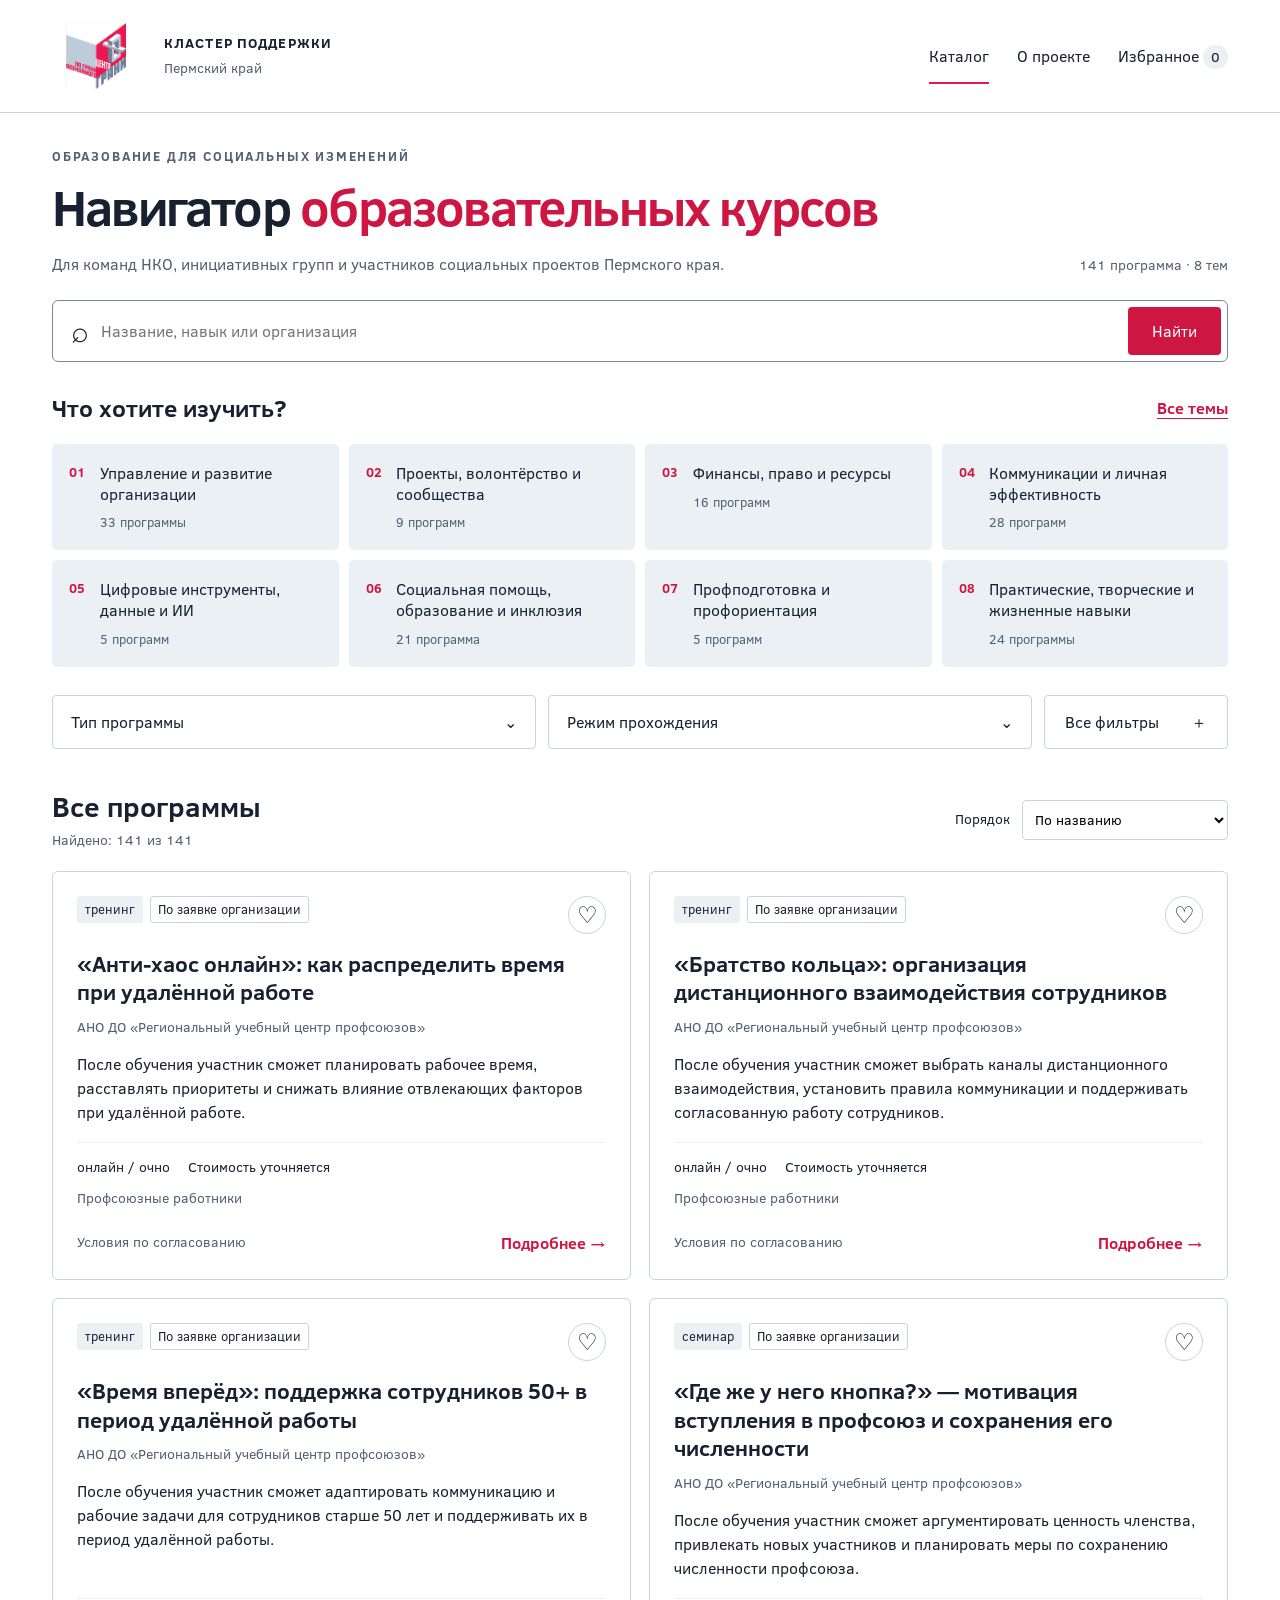
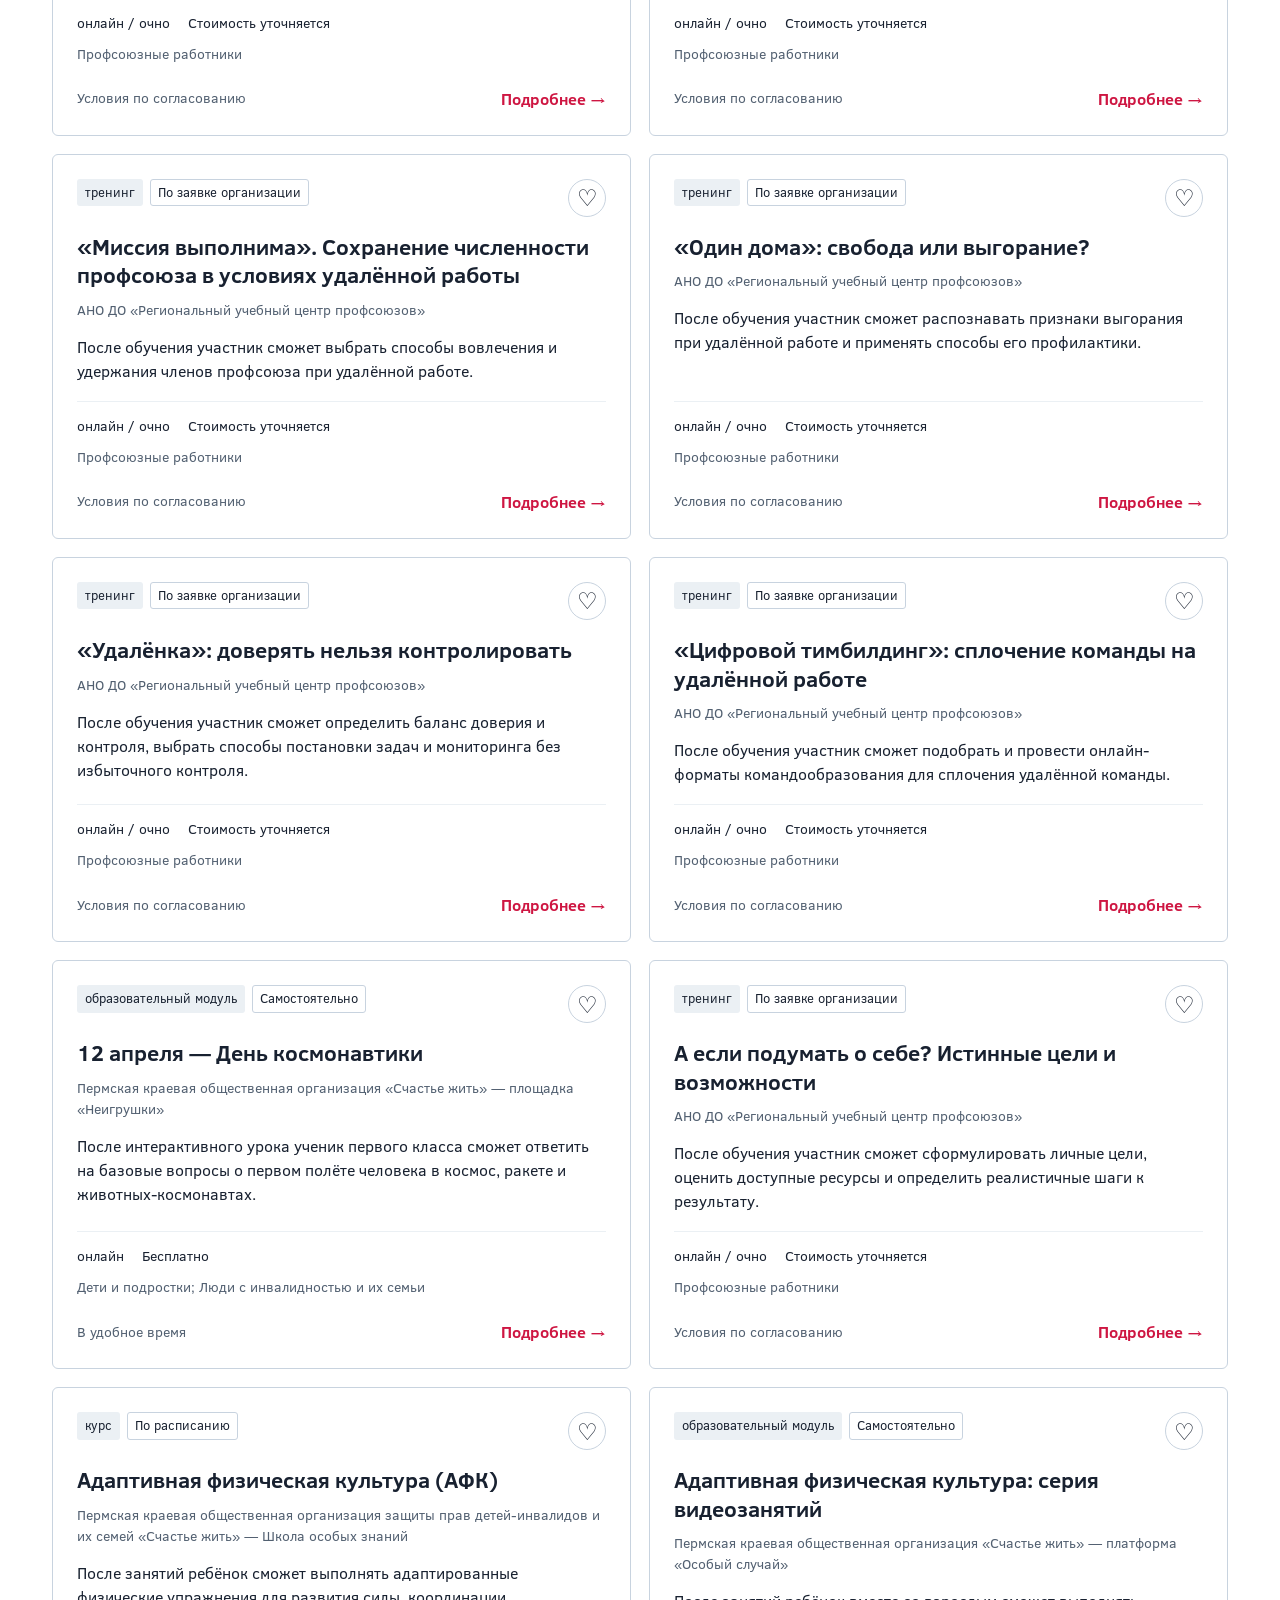
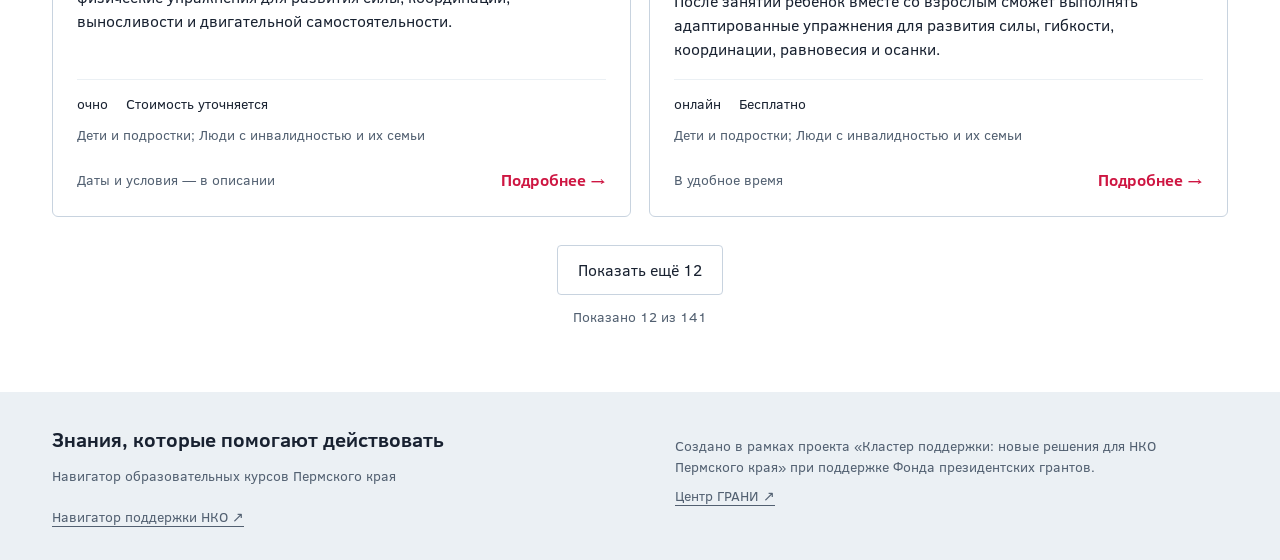
<file: index.html>
<!doctype html>
<html lang="ru"><head><meta charset="utf-8"><meta name="viewport" content="width=device-width, initial-scale=1"><meta name="description" content="Обучающие программы Пермского края: поиск по теме, типу программы, режиму прохождения, аудитории и стоимости."><title>Навигатор образовательных курсов Пермского края</title><link rel="icon" href="assets/favicon.svg" type="image/svg+xml"><link rel="stylesheet" href="assets/style.css"><script src="assets/app.js" defer></script></head>
<body><a class="skip" href="#main">Перейти к содержанию</a><header class="header"><div class="wrap header-inner"><a class="brand" href="index.html" aria-label="Навигатор — главная"><img src="assets/grani.png" width="72" height="79" alt="Центр ГРАНИ"><span>КЛАСТЕР ПОДДЕРЖКИ<span class="brand-sub">Пермский край</span></span></a><nav aria-label="Основная навигация"><a href="index.html" aria-current="page">Каталог</a><a href="about.html">О проекте</a><a href="index.html?favorites=1">Избранное <span class="fav-count">0</span></a></nav></div></header>
<main id="main" class="wrap"><section class="intro"><p class="eyebrow">ОБРАЗОВАНИЕ ДЛЯ СОЦИАЛЬНЫХ ИЗМЕНЕНИЙ</p><h1>Навигатор  <br><span>образовательных курсов</span></h1><div class="intro-bottom"><p>Для команд НКО, инициативных групп и участников социальных проектов Пермского края.</p><span class="total-label" id="total"></span></div><form id="search-form" class="search" role="search"><label class="sr-only" for="query">Название, навык или организация</label><span aria-hidden="true">⌕</span><input id="query" type="search" placeholder="Название, навык или организация" autocomplete="off"><button type="submit">Найти</button></form></section>
<section class="themes-section" aria-labelledby="themes-title"><div class="section-head"><h2 id="themes-title">Что хотите изучить?</h2><button id="all-topics" class="text-button" aria-pressed="true">Все темы</button></div><div id="topics" class="topics"></div></section>
<section id="catalog" class="catalog" aria-labelledby="catalog-title"><div class="filterbar"><div class="primary-filters" id="primary-filters"></div><button class="secondary-button" id="extra-toggle" aria-expanded="false" aria-controls="extra-filters">Все фильтры <span id="extra-count"></span><span aria-hidden="true">＋</span></button></div><div id="extra-filters" hidden><div class="extra-grid" id="extra-grid"></div><button class="primary apply-extra" id="apply-extra">Показать программы</button></div><div id="chips" class="chips"></div><div class="results-heading"><div><h2 id="catalog-title">Все программы</h2><p id="result-count" role="status" aria-live="polite" aria-atomic="true">Загружаем каталог…</p></div><div class="sort"><label for="sort">Порядок</label><select id="sort"><option value="title">По названию</option><option value="relevance">По соответствию запросу</option></select></div></div><p id="favorite-note" hidden>Сохранено в этом браузере на этом устройстве.</p><div id="results" class="cards"></div><div class="more-wrap"><button id="more" class="secondary-button" hidden>Показать ещё 12</button><span id="shown"></span></div></section></main>
<footer><div class="wrap footer-inner"><div><strong>Знания, которые помогают действовать</strong><p>Навигатор образовательных курсов Пермского края</p><a href="https://navigator-nko.ru/" target="_blank" rel="noopener noreferrer">Навигатор поддержки НКО ↗</a></div><p>Создано в рамках проекта «Кластер поддержки: новые решения для НКО Пермского края» при поддержке Фонда президентских грантов.<br><a href="https://grany-center.org/" target="_blank" rel="noopener noreferrer">Центр ГРАНИ ↗</a></p></div></footer><noscript><p class="wrap">Для поиска программ включите JavaScript в браузере.</p></noscript></body></html>
</file>
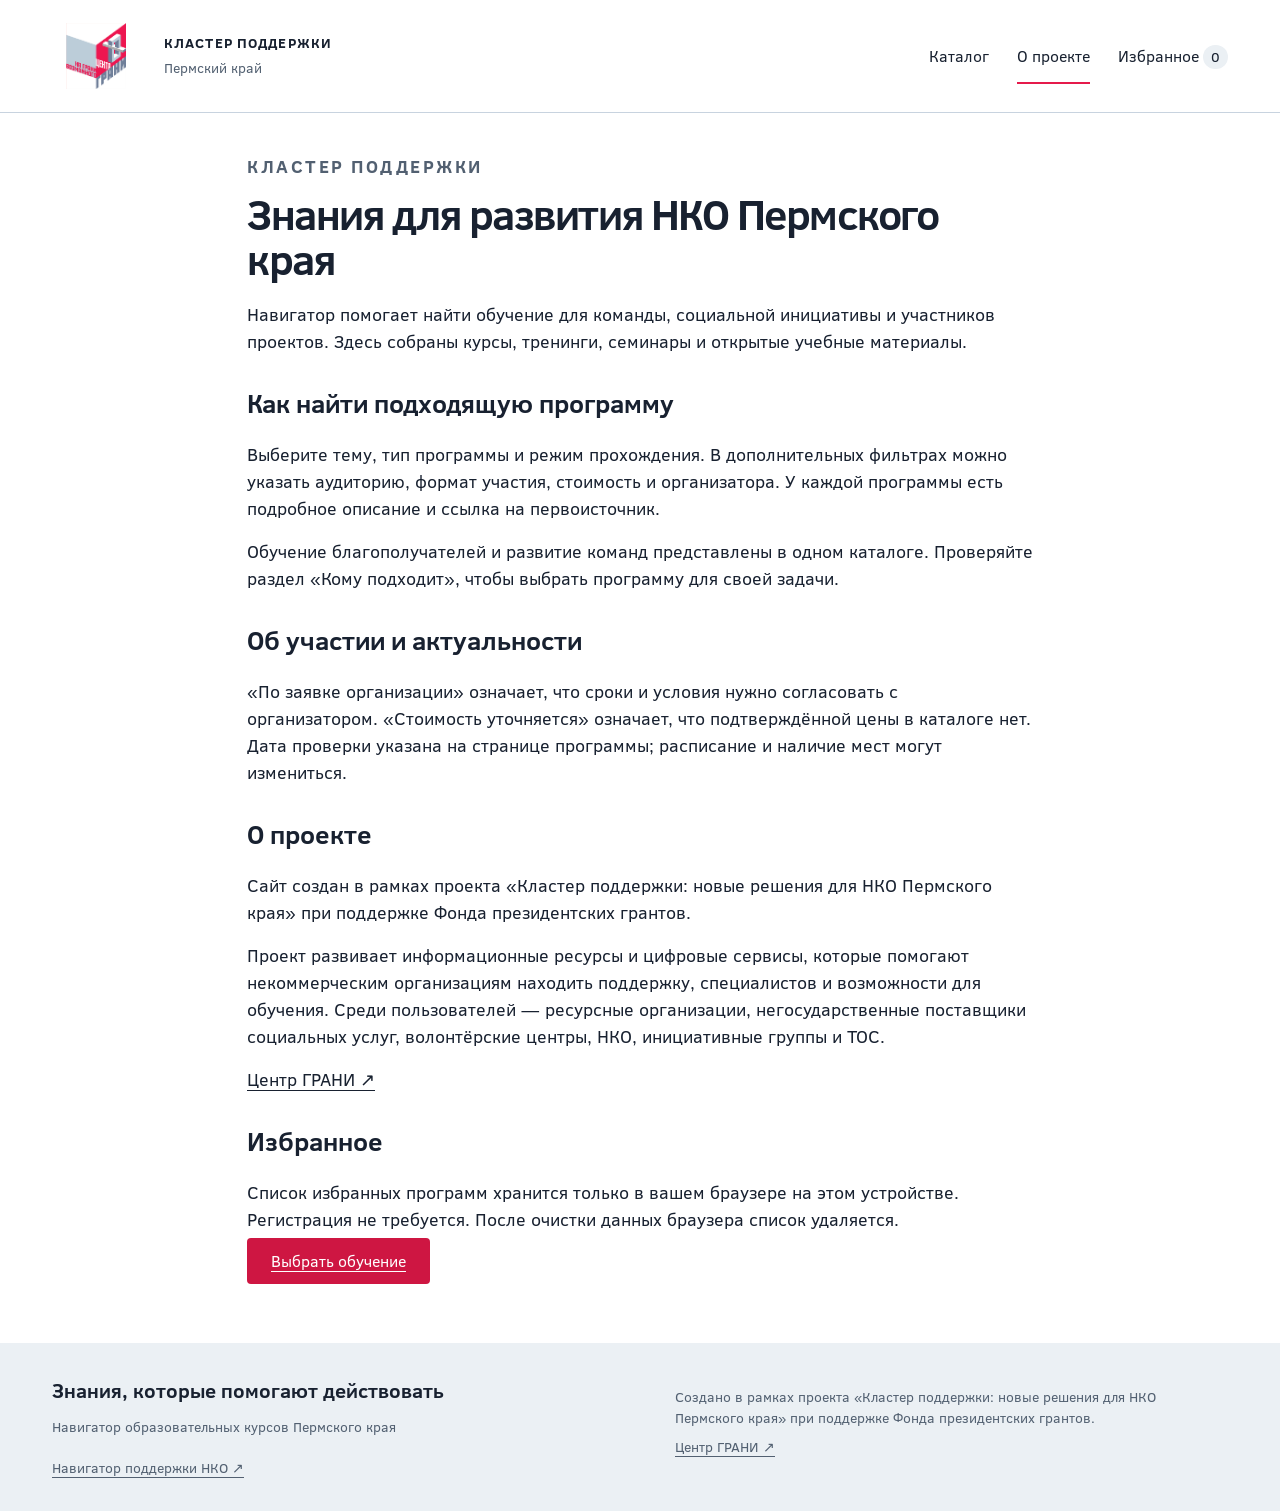
<file: about.html>
<!doctype html>
<html lang="ru"><head><meta charset="utf-8"><meta name="viewport" content="width=device-width, initial-scale=1"><meta name="description" content="Обучающие программы Пермского края: поиск по теме, типу программы, режиму прохождения, аудитории и стоимости."><title>О проекте — Навигатор образовательных курсов</title><link rel="icon" href="assets/favicon.svg" type="image/svg+xml"><link rel="stylesheet" href="assets/style.css"><script src="assets/app.js" defer></script></head>
<body><a class="skip" href="#main">Перейти к содержанию</a><header class="header"><div class="wrap header-inner"><a class="brand" href="index.html" aria-label="Навигатор — главная"><img src="assets/grani.png" width="72" height="79" alt="Центр ГРАНИ"><span>КЛАСТЕР ПОДДЕРЖКИ<span class="brand-sub">Пермский край</span></span></a><nav aria-label="Основная навигация"><a href="index.html">Каталог</a><a href="about.html" aria-current="page">О проекте</a><a href="index.html?favorites=1">Избранное <span class="fav-count">0</span></a></nav></div></header>
<main id="main" class="wrap about"><p class="eyebrow">КЛАСТЕР ПОДДЕРЖКИ</p><h1>Знания для развития НКО Пермского края</h1><p>Навигатор помогает найти обучение для команды, социальной инициативы и участников проектов. Здесь собраны курсы, тренинги, семинары и открытые учебные материалы.</p><h2>Как найти подходящую программу</h2><p>Выберите тему, тип программы и режим прохождения. В дополнительных фильтрах можно указать аудиторию, формат участия, стоимость и организатора. У каждой программы есть подробное описание и ссылка на первоисточник.</p><p>Обучение благополучателей и развитие команд представлены в одном каталоге. Проверяйте раздел «Кому подходит», чтобы выбрать программу для своей задачи.</p><h2>Об участии и актуальности</h2><p>«По заявке организации» означает, что сроки и условия нужно согласовать с организатором. «Стоимость уточняется» означает, что подтверждённой цены в каталоге нет. Дата проверки указана на странице программы; расписание и наличие мест могут измениться.</p><h2>О проекте</h2><p>Сайт создан в рамках проекта «Кластер поддержки: новые решения для НКО Пермского края» при поддержке Фонда президентских грантов.</p><p>Проект развивает информационные ресурсы и цифровые сервисы, которые помогают некоммерческим организациям находить поддержку, специалистов и возможности для обучения. Среди пользователей — ресурсные организации, негосударственные поставщики социальных услуг, волонтёрские центры, НКО, инициативные группы и ТОС.</p><p><a href="https://grany-center.org/" target="_blank" rel="noopener noreferrer">Центр ГРАНИ ↗</a></p><h2>Избранное</h2><p>Список избранных программ хранится только в вашем браузере на этом устройстве. Регистрация не требуется. После очистки данных браузера список удаляется.</p><a class="primary" href="index.html">Выбрать обучение</a></main><footer><div class="wrap footer-inner"><div><strong>Знания, которые помогают действовать</strong><p>Навигатор образовательных курсов Пермского края</p><a href="https://navigator-nko.ru/" target="_blank" rel="noopener noreferrer">Навигатор поддержки НКО ↗</a></div><p>Создано в рамках проекта «Кластер поддержки: новые решения для НКО Пермского края» при поддержке Фонда президентских грантов.<br><a href="https://grany-center.org/" target="_blank" rel="noopener noreferrer">Центр ГРАНИ ↗</a></p></div></footer><noscript><p class="wrap">Для поиска программ включите JavaScript в браузере.</p></noscript></body></html>
</file>
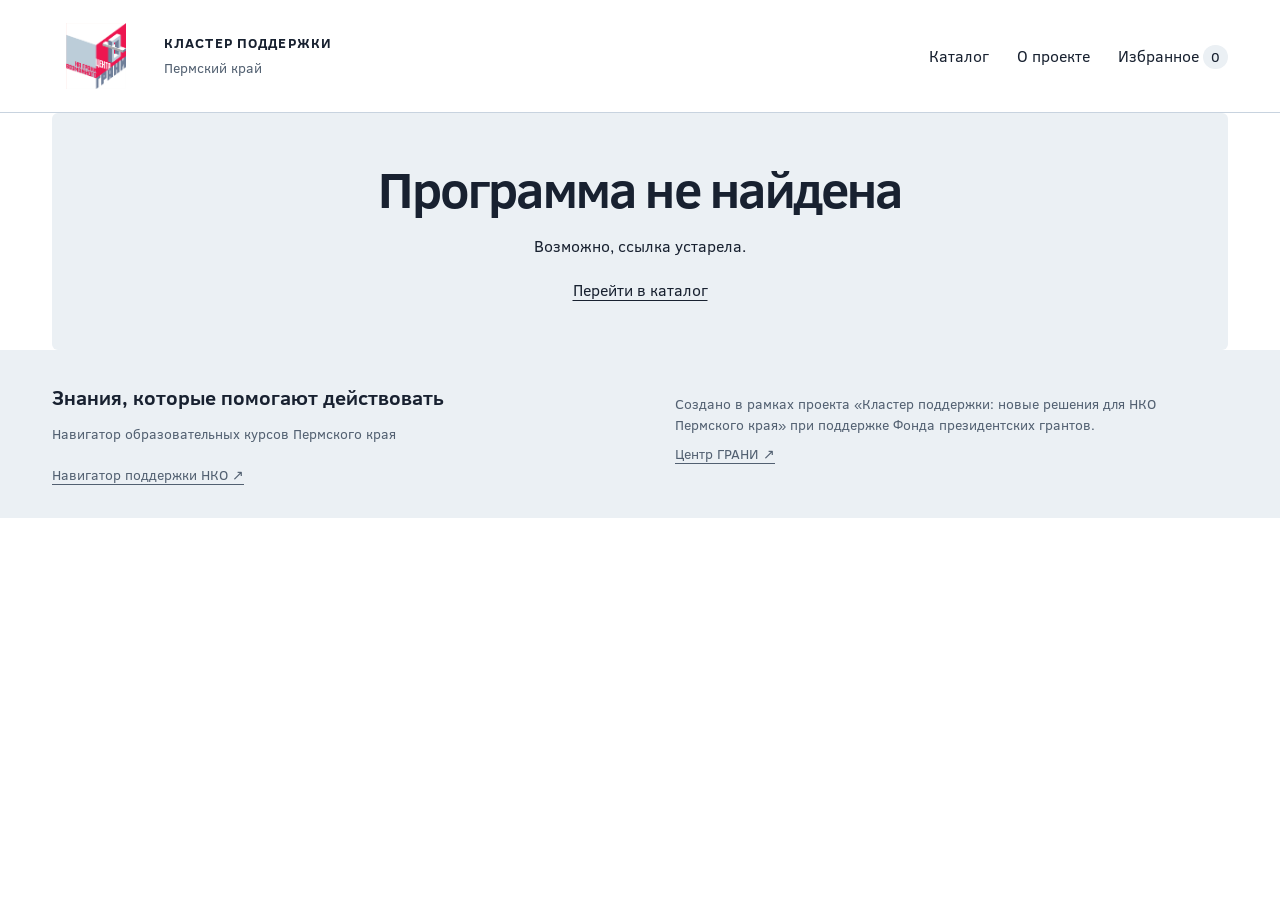
<file: course.html>
<!doctype html>
<html lang="ru"><head><meta charset="utf-8"><meta name="viewport" content="width=device-width, initial-scale=1"><meta name="description" content="Обучающие программы Пермского края: поиск по теме, типу программы, режиму прохождения, аудитории и стоимости."><title>Навигатор образовательных курсов Пермского края</title><link rel="icon" href="assets/favicon.svg" type="image/svg+xml"><link rel="stylesheet" href="assets/style.css"><script src="assets/app.js" defer></script></head>
<body><a class="skip" href="#main">Перейти к содержанию</a><header class="header"><div class="wrap header-inner"><a class="brand" href="index.html" aria-label="Навигатор — главная"><img src="assets/grani.png" width="72" height="79" alt="Центр ГРАНИ"><span>КЛАСТЕР ПОДДЕРЖКИ<span class="brand-sub">Пермский край</span></span></a><nav aria-label="Основная навигация"><a href="index.html">Каталог</a><a href="about.html">О проекте</a><a href="index.html?favorites=1">Избранное <span class="fav-count">0</span></a></nav></div></header>
<main id="main" class="wrap"><div id="detail-root" aria-live="polite"><p>Загружаем программу…</p></div></main><footer><div class="wrap footer-inner"><div><strong>Знания, которые помогают действовать</strong><p>Навигатор образовательных курсов Пермского края</p><a href="https://navigator-nko.ru/" target="_blank" rel="noopener noreferrer">Навигатор поддержки НКО ↗</a></div><p>Создано в рамках проекта «Кластер поддержки: новые решения для НКО Пермского края» при поддержке Фонда президентских грантов.<br><a href="https://grany-center.org/" target="_blank" rel="noopener noreferrer">Центр ГРАНИ ↗</a></p></div></footer><noscript><p class="wrap">Для поиска программ включите JavaScript в браузере.</p></noscript></body></html>
</file>
<file: assets/style.css>
@font-face{font-family:Clear;src:url('ClearSans-Regular.ttf') format('truetype');font-weight:400;font-display:swap}@font-face{font-family:Clear;src:url('ClearSans-Bold.ttf') format('truetype');font-weight:700;font-display:swap}
:root{--ink:#182130;--muted:#526071;--pink:#ce1642;--brand:#e51a4b;--line:#c8d3df;--soft:#ebf0f4;--white:#fff}*{box-sizing:border-box}html{scroll-behavior:smooth}body{margin:0;background:#fff;color:var(--ink);font-family:Clear,Arial,sans-serif;font-size:16px;line-height:1.5}button,input,select{font:inherit}button,a,input,select{touch-action:manipulation}button,a{ -webkit-tap-highlight-color:transparent}a{color:inherit;text-underline-offset:4px}button{cursor:pointer;color:inherit}button:disabled{cursor:default}button:focus-visible,a:focus-visible,input:focus-visible,select:focus-visible,summary:focus-visible{outline:3px solid #184ab0;outline-offset:4px}button{border:0}h1,h2,h3,p{margin-top:0}h2{font-size:26px;line-height:1.25}h3{line-height:1.3}p{margin-bottom:16px}[hidden]{display:none!important}.wrap{max-width:1240px;margin:auto;padding:0 32px}.header{border-bottom:1px solid var(--line)}.header-inner{min-height:112px;display:flex;align-items:center;justify-content:space-between;gap:24px}.brand{display:flex;align-items:center;gap:24px;text-decoration:none;font-size:14px;font-weight:700;letter-spacing:.08em}.brand img{width:60px;height:66px;object-fit:contain;margin:14px}.brand-sub{display:block;font-size:14px;letter-spacing:0;font-weight:400;color:var(--muted);margin-top:4px}nav{display:flex;gap:28px;align-items:center}nav a{text-decoration:none;padding:14px 0}nav a[aria-current]{box-shadow:0 2px var(--brand)}.fav-count{background:var(--soft);border-radius:50px;padding:2px 8px;font-size:14px}.intro{padding:34px 0 26px}.eyebrow{font-size:13px;letter-spacing:.14em;font-weight:700;color:var(--muted);margin-bottom:12px}h1{font-size:clamp(32px,4vw,52px);line-height:1.08;letter-spacing:-.035em;margin-bottom:18px}h1 span{color:var(--pink)}.intro h1 br{display:none}.intro h1 span:before{content:' '}.intro-bottom{display:flex;align-items:end;justify-content:space-between;gap:24px}.intro-bottom p{color:var(--muted);margin:0}.total-label{white-space:nowrap;color:var(--muted);font-size:14px}.search{margin-top:24px;display:flex;align-items:center;border:1px solid #7a87a2;border-radius:6px;padding:6px 6px 6px 18px;gap:12px;background:white}.search>span{font-size:30px;line-height:1}.search input{width:100%;min-width:0;border:0;outline-offset:0;padding:10px 0;background:transparent}.search button,.primary{background:var(--pink);color:white;padding:12px 24px;border-radius:4px}.search button:hover,.primary:hover{background:#ad1137}.section-head{display:flex;justify-content:space-between;align-items:center;gap:16px;margin-bottom:16px}.section-head h2{margin:0;font-size:24px}.text-button{background:none;text-decoration:underline;text-underline-offset:4px;padding:8px 0;font-size:16px}.text-button[aria-pressed=true]{color:var(--pink);font-weight:700}.topics{display:grid;grid-template-columns:repeat(4,minmax(0,1fr));gap:10px}.topic{display:flex;align-items:start;gap:14px;text-align:left;padding:18px 16px;min-height:105px;background:var(--soft);border:1px solid transparent;border-radius:5px;transition:background .15s}.topic:hover{background:#dce5ee}.topic[aria-pressed=true]{background:var(--ink);color:white;border-color:var(--ink)}.topic-number{color:var(--pink);font-size:13px;font-weight:700;letter-spacing:.03em}.topic[aria-pressed=true] .topic-number{color:#ff9cb6}.topic-text{flex:1;font-size:16px;line-height:1.3}.topic-count{display:block;color:var(--muted);font-size:13px;margin-top:10px}.topic[aria-pressed=true] .topic-count{color:var(--line)}.catalog{padding:28px 0 64px;scroll-margin-top:16px}.filterbar{display:flex;gap:12px;align-items:stretch}.primary-filters{display:flex;gap:12px;flex:1}.filter{flex:1;position:relative;min-width:0}.filter summary{list-style:none;cursor:pointer;padding:14px 18px;border:1px solid var(--line);border-radius:4px;background:white;display:flex;justify-content:space-between;gap:16px;align-items:center;min-height:54px}.filter summary::-webkit-details-marker{display:none}.filter summary:after{content:'⌄'}.filter[open] summary{border-color:var(--ink)}.filter-body{position:absolute;top:calc(100% + 6px);left:0;width:max(100%,320px);max-width:calc(100vw - 48px);z-index:10;background:white;padding:10px;border:1px solid var(--line);box-shadow:0 12px 28px #1721311c;border-radius:5px;max-height:340px;overflow:auto}.filter label{display:flex;align-items:start;gap:10px;padding:8px;cursor:pointer;font-size:15px}.filter label:hover{background:var(--soft)}.filter input[type=checkbox]{accent-color:var(--pink);width:18px;height:18px;flex-shrink:0;margin:2px 0}.option-name{flex:1}.option-count{color:var(--muted);font-size:14px}.filter-search{width:100%;padding:10px;border:1px solid var(--line);border-radius:3px;margin:4px 0 8px}.secondary-button{border:1px solid var(--line);background:white;border-radius:4px;padding:12px 20px;min-height:50px}.secondary-button:hover{background:var(--soft)}#extra-toggle{display:flex;gap:16px;align-items:center}#extra-filters{padding:18px;background:var(--soft);margin-top:12px;border-radius:5px}.extra-grid{display:grid;grid-template-columns:repeat(2,minmax(0,1fr));gap:12px}.apply-extra{display:none}.chips{display:flex;gap:8px;flex-wrap:wrap;margin-top:16px}.chip{padding:7px 12px;background:var(--soft);border-radius:4px;font-size:14px}.chip b{margin-left:10px;font-size:16px}.results-heading{display:flex;align-items:center;justify-content:space-between;gap:24px;margin:24px 0 20px}.results-heading h2{margin:0 0 6px;font-size:28px}.results-heading p{margin:0;color:var(--muted);font-size:14px}.sort{display:flex;gap:12px;align-items:center;font-size:14px}.sort select{border:1px solid var(--line);padding:8px;background:white;max-width:220px;border-radius:4px}.cards{display:grid;grid-template-columns:repeat(2,minmax(0,1fr));gap:18px}.card{border:1px solid var(--line);border-radius:6px;padding:24px;display:flex;flex-direction:column;position:relative;background:white;min-width:0}.card:hover{border-color:#7a87a2}.card-top{display:flex;justify-content:space-between;gap:12px;align-items:start;margin-bottom:16px}.tags{display:flex;gap:7px;flex-wrap:wrap}.tag{font-size:13px;background:var(--soft);border-radius:3px;padding:4px 8px}.tag-mode{background:none;border:1px solid var(--line);padding:3px 7px}.save{background:white;border:1px solid var(--line);border-radius:50%;width:38px;height:38px;flex-shrink:0;font-size:23px;line-height:1}.save[aria-pressed=true]{background:var(--pink);border-color:var(--pink);color:white}.card h3{font-size:22px;margin:0 0 10px}.card h3 a{text-decoration:none}.card h3 a:hover{text-decoration:underline}.organization{font-size:14px;color:var(--muted);margin-bottom:14px}.outcome{font-size:16px;display:-webkit-box;-webkit-line-clamp:3;-webkit-box-orient:vertical;overflow:hidden;margin-bottom:18px}.card-meta{border-top:1px solid var(--soft);padding-top:14px;margin-top:auto;display:flex;flex-wrap:wrap;gap:8px 18px;font-size:14px}.audience{font-size:14px;color:var(--muted);margin:10px 0 18px}.card-bottom{display:flex;align-items:center;justify-content:space-between;gap:16px;margin-top:4px}.card-bottom a{color:var(--pink);font-weight:700;text-decoration:none}.status-short{font-size:14px;color:var(--muted)}.more-wrap{text-align:center;display:flex;align-items:center;flex-direction:column;gap:12px;margin-top:28px}.more-wrap span{font-size:14px;color:var(--muted)}.empty{grid-column:1/-1;background:var(--soft);border-radius:6px;text-align:center;padding:48px 24px}.empty h3{font-size:24px}.empty p{max-width:520px;margin:0 auto 20px}.skip{position:absolute;left:16px;top:-80px;padding:12px;z-index:100;background:white}.skip:focus{top:10px}.sr-only{position:absolute;width:1px;height:1px;margin:-1px;clip:rect(0,0,0,0);overflow:hidden}.footer-inner{display:grid;grid-template-columns:1fr 1fr;gap:70px;padding-top:32px;padding-bottom:32px}footer{background:var(--soft);font-size:14px;color:var(--muted)}footer strong{font-size:20px;color:var(--ink)}footer p{margin:12px 0}footer a{display:inline-block;margin-top:8px}.back{display:inline-block;margin:28px 0;color:var(--muted)}.detail-layout{display:grid;grid-template-columns:minmax(0,1fr) 320px;gap:56px;align-items:start;margin-bottom:48px}.detail h1{font-size:38px;line-height:1.15;margin:18px 0}.detail .organization{font-size:18px}.detail h2{margin-top:30px;font-size:24px}.detail p{white-space:pre-line;overflow-wrap:anywhere}.detail-aside{background:var(--soft);padding:26px;border-radius:6px;position:sticky;top:24px}.detail-aside dl{margin:0 0 22px}.detail-aside dt{font-size:14px;color:var(--muted);margin-top:18px}.detail-aside dd{margin:4px 0 0;font-size:17px}.detail-aside .primary{display:block;text-align:center;text-decoration:none}.detail-actions{display:flex;align-items:center;gap:14px;margin-top:18px;flex-wrap:wrap}.detail-date{font-size:14px;color:var(--muted);margin-top:24px}.related{padding-bottom:56px}.related .cards{grid-template-columns:repeat(3,minmax(0,1fr))}.related .card{padding:20px}.related .card h3{font-size:20px}.related-note{color:var(--muted);font-size:14px}.about{max-width:850px;padding-top:40px;padding-bottom:70px}.about h1{font-size:42px}.about h2{margin-top:32px}.about p{font-size:18px}.error{padding:32px;background:var(--soft);border-left:4px solid var(--pink)}
@media(max-width:850px){.wrap{padding:0 22px}.header-inner{min-height:94px}.brand{gap:4px}.brand>span{display:none}nav{gap:20px}.topics{grid-template-columns:repeat(2,minmax(0,1fr))}.intro h1 br{display:block}.intro h1 span:before{content:''}.total-label{display:none}.intro-bottom p br{display:none}.detail-layout{grid-template-columns:1fr;gap:24px}.detail-aside{position:static;grid-row:2}.related .cards{grid-template-columns:1fr}.footer-inner{gap:28px}.sort{flex-direction:column;gap:4px;align-items:end}.card{padding:20px}.filter-body{width:320px}}
@media(max-width:540px){.wrap{padding:0 16px}.header-inner{gap:8px;min-height:82px}.brand img{width:42px;height:46px;margin:12px 8px 12px 0}nav{gap:15px;font-size:14px}.intro{padding-top:24px}.eyebrow{font-size:12px;letter-spacing:.07em}h1{font-size:36px}.intro-bottom p{font-size:15px}.search{padding-left:10px;gap:7px;margin-top:20px}.search>span{display:none}.search input{font-size:16px}.search button{padding:10px 16px}.section-head h2{font-size:21px}.topic{padding:14px 12px;gap:8px;min-height:115px}.topic-number{font-size:12px}.topic-text{font-size:15px}.topic-count{font-size:13px}.topics{gap:8px}.filterbar{flex-wrap:wrap}.primary-filters{width:100%;flex-basis:100%;gap:8px}.filter summary{padding:12px;font-size:14px;gap:5px}.primary-filters .filter:nth-child(2) .filter-body{left:auto;right:0}.filter-body{max-width:calc(100vw - 32px)}#extra-toggle{width:100%;justify-content:space-between}.extra-grid{grid-template-columns:1fr}.extra-grid .filter-body{position:static;width:100%;max-width:none;box-shadow:none;margin-top:6px}.apply-extra{display:block;width:100%;margin-top:14px}.cards{grid-template-columns:1fr}.results-heading{gap:12px;align-items:start}.results-heading h2{font-size:24px}.sort select{max-width:125px;font-size:13px}.sort label{font-size:13px}.card h3{font-size:22px}.footer-inner{grid-template-columns:1fr;gap:16px;padding-top:28px;padding-bottom:28px}.detail h1{font-size:30px}.detail-layout{gap:12px}.detail-aside{padding:20px}.detail-actions .text-button{font-size:14px}.section-head{align-items:start}.about h1{font-size:34px}}@media(prefers-reduced-motion:reduce){html{scroll-behavior:auto}*{transition:none!important}}
</file>
